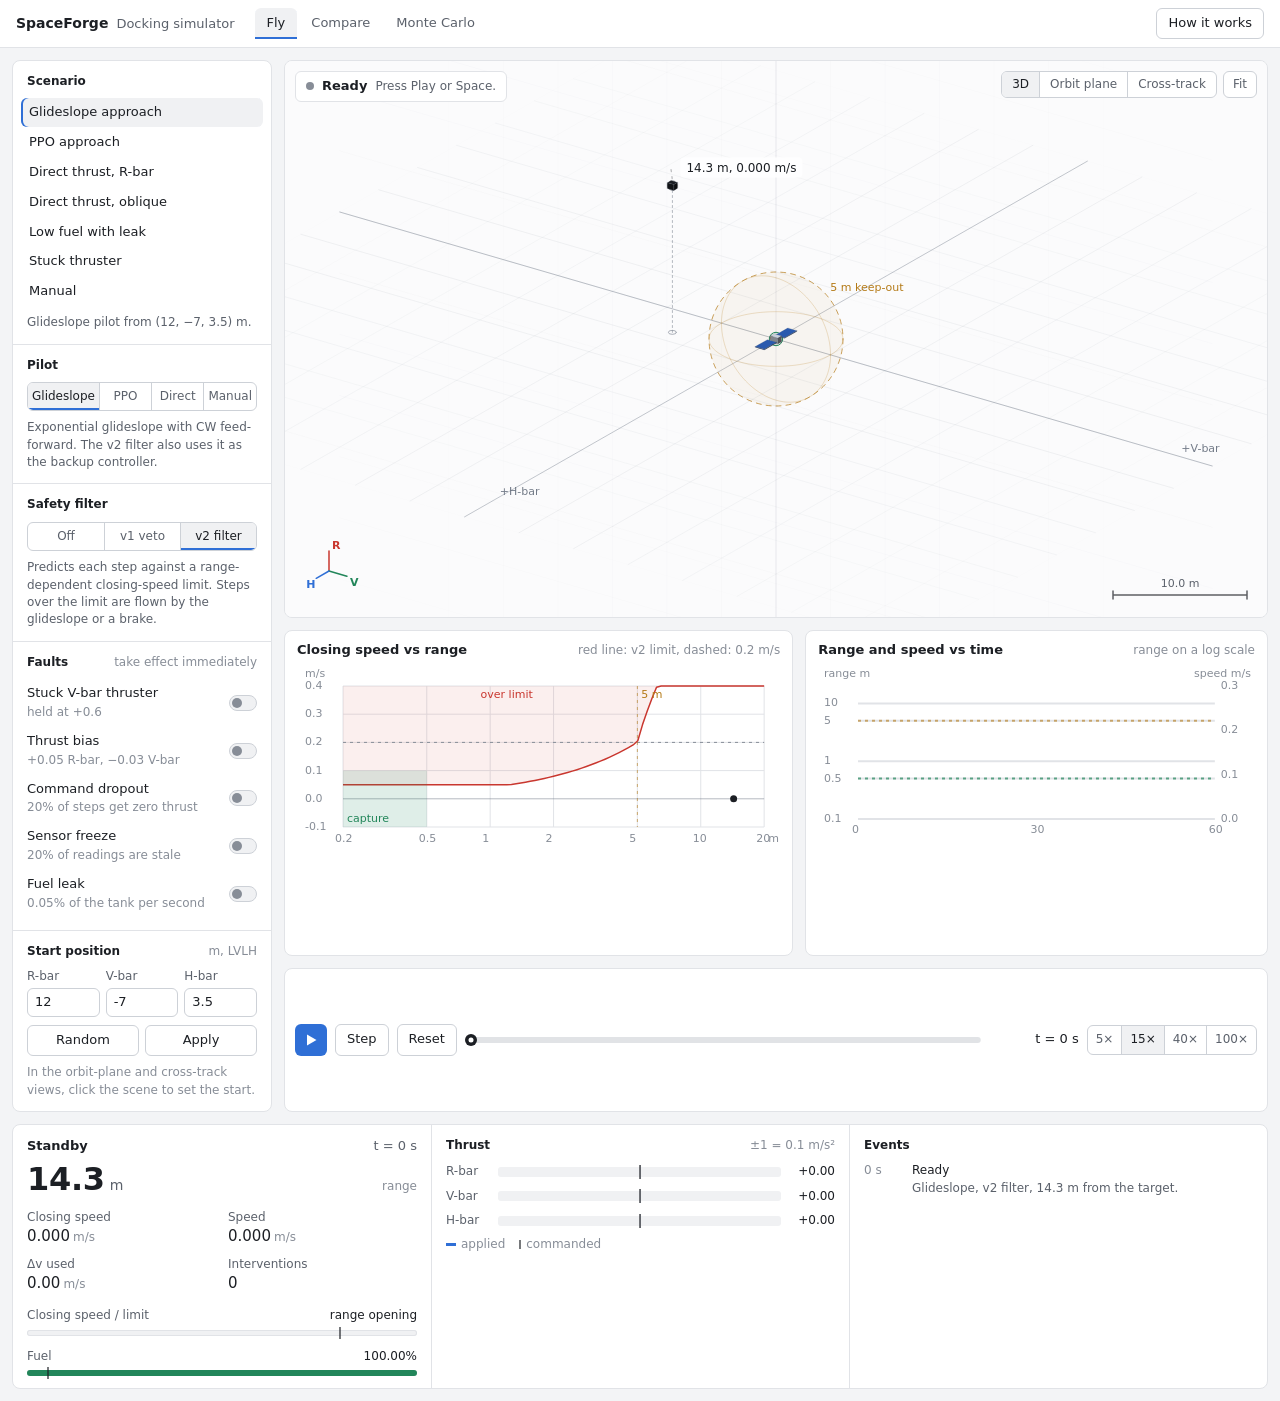
<file: spaceforge_mvp/viz/lab/index.html>
<!DOCTYPE html>
<html lang="en">
<head>
<meta charset="utf-8">
<meta name="viewport" content="width=device-width, initial-scale=1">
<meta name="theme-color" content="#0f1115" media="(prefers-color-scheme: dark)">
<meta name="theme-color" content="#f5f6f7" media="(prefers-color-scheme: light)">
<title>SpaceForge docking simulator</title>
<meta name="description" content="Closed-loop Clohessy-Wiltshire docking simulation with a glideslope, PPO, direct-thrust or manual pilot and two runtime safety filters.">
<link rel="stylesheet" href="styles.css">
</head>
<body>
<div class="app">
  <header class="topbar">
    <div class="brand"><b>SpaceForge</b><span>Docking simulator</span></div>
    <nav class="tabs" role="tablist" aria-label="Mode">
      <button class="tab" role="tab" data-tab="fly" aria-selected="true">Fly</button>
      <button class="tab" role="tab" data-tab="compare" aria-selected="false">Compare</button>
      <button class="tab" role="tab" data-tab="campaign" aria-selected="false">Monte Carlo</button>
    </nav>
    <div class="spacer"></div>
    <button class="btn" id="aboutBtn">How it works</button>
  </header>

  <main class="main">
    <!-- setup -->
    <aside class="rail left">
      <div class="panel">
        <section class="section" id="scenarioSection">
          <h2 class="label">Scenario</h2>
          <div class="scenarios" id="scenarios"></div>
          <p class="desc" id="scenarioDesc"></p>
        </section>
        <section class="section">
          <h2 class="label">Pilot</h2>
          <div class="seg" id="pilotSeg"></div>
          <p class="desc" id="pilotDesc"></p>
        </section>
        <section class="section" id="safetySection">
          <h2 class="label">Safety filter</h2>
          <div class="seg" id="safetySeg"></div>
          <p class="desc" id="safetyDesc"></p>
        </section>
        <section class="section">
          <h2 class="label">Faults <small>take effect immediately</small></h2>
          <div class="switches" id="faults"></div>
        </section>
        <section class="section" id="startSection">
          <h2 class="label">Start position <small>m, LVLH</small></h2>
          <div class="startgrid">
            <label>R-bar<input id="sx" type="number" step="0.5"></label>
            <label>V-bar<input id="sy" type="number" step="0.5"></label>
            <label>H-bar<input id="sz" type="number" step="0.5"></label>
          </div>
          <div class="row-btns">
            <button class="btn" id="randomStart">Random</button>
            <button class="btn" id="applyStart">Apply</button>
          </div>
          <p class="hint">In the orbit-plane and cross-track views, click the scene to set the start.</p>
        </section>
      </div>
    </aside>

    <!-- fly / compare -->
    <section class="center" id="flyCenter">
      <div class="panel stage" id="stage">
        <canvas id="scene" aria-label="Rendezvous scene"></canvas>
        <div class="overlay tl">
          <div class="authority" id="authority" data-src="none"><i class="dot"></i><b id="authWho">Ready</b><span id="authWhy">Press Play or Space.</span></div>
        </div>
        <div class="overlay tr">
          <div class="views" id="views">
            <button data-view="3d" aria-pressed="true">3D</button>
            <button data-view="plane" aria-pressed="false">Orbit plane</button>
            <button data-view="side" aria-pressed="false">Cross-track</button>
          </div>
          <button class="iconbtn" id="fitBtn" title="Fit view (F)">Fit</button>
        </div>
        <div class="overlay bl" id="keysHint" hidden>
          <div class="keys">
            <kbd data-k="w">W</kbd><kbd data-k="s">S</kbd><span>R-bar</span>
            <kbd data-k="a">A</kbd><kbd data-k="d">D</kbd><span>V-bar</span>
            <kbd data-k="q">Q</kbd><kbd data-k="e">E</kbd><span>H-bar</span>
          </div>
        </div>
        <div class="banner" id="banner"><b id="bannerTitle"></b><span id="bannerSub"></span></div>
      </div>

      <div class="charts">
        <article class="panel chart">
          <header><h3>Closing speed vs range</h3><span>red line: v2 limit, dashed: 0.2 m/s</span></header>
          <canvas id="phase"></canvas>
        </article>
        <article class="panel chart">
          <header><h3>Range and speed vs time</h3><span>range on a log scale</span></header>
          <canvas id="profile"></canvas>
        </article>
      </div>

      <div class="panel transport">
        <button class="play" id="playBtn" aria-label="Play (Space)">
          <svg id="playIcon" width="14" height="14" viewBox="0 0 14 14"><path d="M3 1.5v11l9.5-5.5z" fill="currentColor"/></svg>
        </button>
        <button class="btn" id="stepBtn" title="Single step (.)">Step</button>
        <button class="btn" id="resetBtn" title="Reset (R)">Reset</button>
        <div class="timeline" id="timeline"><canvas id="timelineCanvas"></canvas></div>
        <div class="clock" id="clock">t = 0 s</div>
        <div class="speeds" id="speeds" aria-label="Playback speed"></div>
      </div>
    </section>

    <!-- Monte Carlo -->
    <section class="center" id="campaignCenter" hidden>
      <div class="campaign">
        <article class="panel chart">
          <header><h3>Start positions</h3><span id="scatterSub">orbit plane, coloured by outcome; click one to fly it</span></header>
          <canvas id="scatter"></canvas>
          <div class="legend" id="scatterLegend"></div>
        </article>
        <div class="panel results" id="results"></div>
      </div>
      <article class="panel chart">
        <header><h3>Time to dock</h3><span>docked episodes only</span></header>
        <canvas id="hist"></canvas>
      </article>
    </section>

    <!-- telemetry -->
    <aside class="rail right" id="flyRight">
      <div class="panel">
        <section class="section status">
          <div class="phase"><span id="phaseTxt">Standby</span><span class="met" id="met">t = 0 s</span></div>
          <div class="big"><span class="v" id="range">-</span><span class="u" id="rangeU">m</span><small>range</small></div>
          <dl class="stats">
            <div class="stat"><dt>Closing speed</dt><dd id="closing">-</dd></div>
            <div class="stat"><dt>Speed</dt><dd id="speed">-</dd></div>
            <div class="stat"><dt>Δv used</dt><dd id="dv">-</dd></div>
            <div class="stat"><dt>Interventions</dt><dd id="ovr">-</dd></div>
          </dl>
          <div class="gauge">
            <div class="meta"><span>Closing speed / limit</span><b id="envTxt">-</b></div>
            <div class="bar env"><i id="envBar"></i><em style="left: 100%"></em></div>
          </div>
          <div class="gauge">
            <div class="meta"><span>Fuel</span><b id="fuelTxt">-</b></div>
            <div class="bar"><i id="fuelBar"></i><em id="floorMark"></em></div>
          </div>
        </section>
        <section class="section">
          <div class="axes" id="axes">
            <h2 class="label">Thrust <small>±1 = 0.1 m/s²</small></h2>
          </div>
        </section>
        <section class="section" id="criticPanel" hidden>
          <div class="critic">
            <span>PPO value estimate</span><b id="criticV">-</b>
            <canvas id="criticSpark"></canvas>
          </div>
        </section>
        <section class="section">
          <h2 class="label">Events</h2>
          <div class="log" id="log"><div class="empty">None yet.</div></div>
        </section>
      </div>
    </aside>

    <aside class="rail right" id="compareRight" hidden>
      <div class="panel">
        <div class="cmp" id="cmpCards"></div>
        <p class="note cmpnote">Same pilot, start and faults. Only the safety filter differs.</p>
      </div>
    </aside>

    <aside class="rail right" id="campaignRight" hidden>
      <div class="panel">
        <section class="section">
          <h2 class="label">Monte Carlo</h2>
          <div class="form">
            <label>Episodes per filter
              <select id="mcN"><option>100</option><option selected>250</option><option>500</option><option>1000</option></select>
            </label>
            <label>Conditions
              <select id="mcDomain">
                <option value="nominal">Nominal</option>
                <option value="randomized">Randomized: mass ±20%, thrust ±10%, sensor noise</option>
                <option value="faults">Faults: bias, dropout, freeze, leak</option>
              </select>
            </label>
            <label>Start box
              <select id="mcStarts">
                <option value="train">Training box: ±20 m, ±5 mm/s</option>
                <option value="close">Close: ±6 m, ±5 cm/s</option>
                <option value="hot">Fast: ±10 m, ±0.3 m/s</option>
              </select>
            </label>
            <label>Seed <input id="mcSeed" type="number" value="1"></label>
            <button class="primary" id="mcRun">Run</button>
            <div class="progress"><i id="mcProg"></i></div>
            <p class="note" id="mcNote">All three filters fly the same starts with the pilot selected on the left. Fault switches on the left are added to the chosen conditions.</p>
          </div>
        </section>
      </div>
    </aside>
  </main>
</div>

<dialog id="about">
  <div class="about">
    <h2>How the safety filter works</h2>
    <p class="lede">The pilot is not trusted. It can be the glideslope controller, the PPO policy, a direct-thrust law or a person on the keyboard. Before each 1 s step, the v2 filter predicts the motion under the pilot's command and checks the closing speed against a limit that depends on range. If the step stays under the limit, the command goes through unchanged. If not, the glideslope controller flies that step, or a brake if the glideslope step would also break the limit. This is the Simplex pattern.</p>
    <svg class="diagram" viewBox="0 0 820 210" role="img" aria-label="Pilot and backup commands pass through the filter to the thrusters">
      <defs>
        <marker id="ar" viewBox="0 0 10 10" refX="9" refY="5" markerWidth="7" markerHeight="7" orient="auto"><path d="M0 0L10 5L0 10z" class="f-muted"/></marker>
        <marker id="arA" viewBox="0 0 10 10" refX="9" refY="5" markerWidth="7" markerHeight="7" orient="auto"><path d="M0 0L10 5L0 10z" class="f-amber"/></marker>
        <marker id="arG" viewBox="0 0 10 10" refX="9" refY="5" markerWidth="7" markerHeight="7" orient="auto"><path d="M0 0L10 5L0 10z" class="f-accent"/></marker>
      </defs>
      <g font-size="13">
        <rect x="10" y="20" width="170" height="74" rx="6" class="box"/>
        <text x="95" y="51" text-anchor="middle" class="t-strong">Pilot</text>
        <text x="95" y="71" text-anchor="middle" class="t-muted">PPO, glideslope, person</text>
        <rect x="10" y="122" width="170" height="74" rx="6" class="box"/>
        <text x="95" y="153" text-anchor="middle" class="t-strong">Backup</text>
        <text x="95" y="173" text-anchor="middle" class="t-muted">glideslope, brake</text>
        <rect x="290" y="56" width="240" height="104" rx="6" class="box box-accent"/>
        <text x="410" y="88" text-anchor="middle" class="t-strong">Filter (v2)</text>
        <text x="410" y="110" text-anchor="middle" class="t-muted">predict the step (8 samples)</text>
        <text x="410" y="128" text-anchor="middle" class="t-muted">closing speed ≤ limit(range)?</text>
        <text x="410" y="146" text-anchor="middle" class="t-muted">slow enough at capture?</text>
        <rect x="640" y="70" width="170" height="76" rx="6" class="box"/>
        <text x="725" y="103" text-anchor="middle" class="t-strong">Thrusters</text>
        <text x="725" y="123" text-anchor="middle" class="t-muted">CW dynamics</text>
        <path d="M180 57 H290" class="s-muted" stroke-width="1.5" fill="none" marker-end="url(#ar)"/>
        <path d="M180 159 C235 159 240 130 290 130" class="s-amber" stroke-width="1.5" fill="none" marker-end="url(#arA)"/>
        <path d="M530 98 H640" class="s-accent" stroke-width="1.5" fill="none" marker-end="url(#arG)"/>
        <text x="585" y="88" text-anchor="middle" class="t-muted" font-size="11">command</text>
        <text x="235" y="48" text-anchor="middle" class="t-muted" font-size="11">command</text>
        <text x="236" y="184" text-anchor="middle" class="t-muted" font-size="11">used if over the limit</text>
        <path d="M725 146 V190 H410 V160" class="s-faint" stroke-dasharray="4 4" stroke-width="1.3" fill="none" marker-end="url(#ar)"/>
        <text x="565" y="204" text-anchor="middle" class="t-muted" font-size="11">state</text>
      </g>
    </svg>
    <div class="cols">
      <div><h4>Off</h4><p>Every command reaches the thrusters.</p></div>
      <div><h4>v1 veto</h4><p>Inside 5 m and above 0.2 m/s, any command that does not reduce speed is replaced by zero thrust. The craft keeps coasting at the speed it had.</p></div>
      <div><h4>v2 filter</h4><p>Outside 5 m the limit is a braking curve that reaches 0.2 m/s at the 5 m sphere; inside it tapers to 0.05 m/s at capture.</p></div>
    </div>
    <h4 class="keyshead">Keyboard</h4>
    <ul class="keylist">
      <li><kbd>Space</kbd> play or pause</li>
      <li><kbd>.</kbd> one step</li>
      <li><kbd>R</kbd> reset</li>
      <li><kbd>←</kbd> <kbd>→</kbd> scrub (Shift: 10 steps)</li>
      <li><kbd>V</kbd> next view, <kbd>F</kbd> fit</li>
      <li><kbd>1</kbd> <kbd>2</kbd> <kbd>3</kbd> Fly, Compare, Monte Carlo</li>
      <li><kbd>W</kbd><kbd>S</kbd> <kbd>A</kbd><kbd>D</kbd> <kbd>Q</kbd><kbd>E</kbd> thrust (manual pilot)</li>
    </ul>
    <footer>
      <span>The simulation is a JavaScript port of the Python environment, checked against Python-generated fixtures in CI. The PPO pilot is the shipped checkpoint.</span>
      <button class="btn" id="aboutClose">Close</button>
    </footer>
  </div>
</dialog>

<script src="policy.js"></script>
<script src="sim.js"></script>
<script src="app.js"></script>
</body>
</html>
</file>
<file: spaceforge_mvp/viz/lab/styles.css>
/* SpaceForge docking simulator. Colours are tokens; app.js reads them for the canvases. */
:root {
  --bg: #0f1115;
  --surface: #16181d;
  --surface-2: #1d2026;
  --border: #262a31;
  --border-strong: #353a44;
  --text: #e3e5e8;
  --muted: #9aa0aa;
  --faint: #6c727c;
  --accent: #5b9cf5;
  --accent-ink: #0b1526;
  --green: #4cb782;
  --amber: #e0a53a;
  --orange: #e07b39;
  --violet: #9d86e0;
  --red: #e5534b;
  --scene: #121418;
  --grid: 150, 160, 175;
  --radius: 8px;
  --radius-sm: 6px;
  --sans: ui-sans-serif, system-ui, -apple-system, "Segoe UI", Roboto, "Helvetica Neue", Arial, sans-serif;
  color-scheme: dark;
}
@media (prefers-color-scheme: light) {
  :root {
    --bg: #f3f4f6;
    --surface: #ffffff;
    --surface-2: #f0f1f3;
    --border: #e1e3e7;
    --border-strong: #cdd1d7;
    --text: #1c1f24;
    --muted: #5b616b;
    --faint: #878d97;
    --accent: #2f6fd6;
    --accent-ink: #ffffff;
    --green: #22865a;
    --amber: #b47a17;
    --orange: #c25e1d;
    --violet: #6b53c2;
    --red: #c9372f;
    --scene: #fbfbfc;
    --grid: 90, 100, 115;
    color-scheme: light;
  }
}

* { box-sizing: border-box; }
html, body { height: 100%; }
body {
  margin: 0;
  background: var(--bg);
  color: var(--text);
  font: 13px/1.45 var(--sans);
  -webkit-font-smoothing: antialiased;
}
button, input, select { font: inherit; color: inherit; }
button { cursor: pointer; }
:focus-visible { outline: 2px solid var(--accent); outline-offset: 1px; border-radius: 4px; }
.num { font-variant-numeric: tabular-nums; }
kbd {
  display: inline-grid; place-items: center; min-width: 20px; height: 20px; padding: 0 5px;
  border-radius: 4px; border: 1px solid var(--border-strong); background: var(--surface-2);
  font: 11px var(--sans); color: var(--text);
}

/* app shell */
.app { display: grid; grid-template-rows: auto minmax(0, 1fr); height: 100vh; min-height: 640px; }
.topbar {
  display: flex; align-items: center; gap: 20px;
  padding: 8px 16px; border-bottom: 1px solid var(--border); background: var(--surface);
}
.brand { display: flex; align-items: baseline; gap: 8px; min-width: 0; }
.brand b { font-size: 14px; font-weight: 600; }
.brand span { color: var(--muted); font-size: 13px; }
.tabs { display: flex; gap: 2px; }
.tab {
  border: 0; background: transparent; color: var(--muted);
  padding: 6px 12px; border-radius: var(--radius-sm); font-weight: 500;
}
.tab:hover { color: var(--text); background: var(--surface-2); }
.tab[aria-selected="true"] { color: var(--text); background: var(--surface-2); box-shadow: inset 0 -2px 0 var(--accent); border-radius: var(--radius-sm) var(--radius-sm) 0 0; }
.topbar .spacer { flex: 1; }
.btn {
  border: 1px solid var(--border-strong); background: var(--surface); color: var(--text);
  padding: 5px 11px; border-radius: var(--radius-sm); font-weight: 500;
}
.btn:hover { background: var(--surface-2); }

.main {
  display: grid;
  grid-template-columns: 272px minmax(0, 1fr) 300px;
  gap: 12px; padding: 12px;
  min-height: 0; overflow: hidden;
}
.panel { background: var(--surface); border: 1px solid var(--border); border-radius: var(--radius); }
.rail { display: flex; flex-direction: column; gap: 12px; min-width: 0; min-height: 0; overflow-y: auto; scrollbar-width: thin; }
.rail > .panel { flex: none; }
.section { padding: 12px 14px; }
.section + .section { border-top: 1px solid var(--border); }
.label {
  font-size: 12px; font-weight: 600; color: var(--text);
  margin: 0 0 8px; display: flex; align-items: baseline; justify-content: space-between; gap: 8px;
}
.label small { font-weight: 400; color: var(--faint); font-size: 12px; }
.hint { color: var(--faint); font-size: 12px; margin: 8px 0 0; }
.desc { color: var(--muted); font-size: 12px; margin: 8px 0 0; }
.desc:empty { display: none; }

/* scenario list */
.scenarios { display: grid; gap: 1px; margin: 0 -6px; }
.scenario {
  text-align: left; border: 0; background: transparent; color: var(--text);
  border-radius: var(--radius-sm); padding: 5px 8px; font-size: 13px;
}
.scenario:hover { background: var(--surface-2); }
.scenario[aria-pressed="true"] { background: var(--surface-2); box-shadow: inset 2px 0 0 var(--accent); font-weight: 500; }

/* segmented control */
.seg { display: grid; grid-auto-flow: column; grid-auto-columns: 1fr; border: 1px solid var(--border-strong); border-radius: var(--radius-sm); overflow: hidden; }
.seg button {
  border: 0; background: transparent; color: var(--muted);
  padding: 5px 4px; font-size: 12px; font-weight: 500; white-space: nowrap;
}
.seg button + button { border-left: 1px solid var(--border-strong); }
.seg button:hover { color: var(--text); background: var(--surface-2); }
.seg button[aria-pressed="true"] { background: var(--surface-2); color: var(--text); box-shadow: inset 0 -2px 0 var(--accent); }

/* switches */
.switches { display: grid; }
.switch { display: grid; grid-template-columns: 1fr auto; align-items: center; gap: 10px; padding: 5px 0; cursor: pointer; }
.switch b { font-weight: 500; font-size: 13px; display: block; }
.switch span { color: var(--faint); font-size: 12px; }
.switch input { appearance: none; width: 28px; height: 16px; border-radius: 999px; background: var(--surface-2); border: 1px solid var(--border-strong); position: relative; margin: 0; cursor: pointer; }
.switch input::after { content: ""; position: absolute; top: 2px; left: 2px; width: 10px; height: 10px; border-radius: 50%; background: var(--faint); transition: transform .12s; }
.switch input:checked { background: var(--red); border-color: var(--red); }
.switch input:checked::after { transform: translateX(12px); background: #fff; }

.startgrid { display: grid; grid-template-columns: repeat(3, 1fr); gap: 6px; }
.startgrid label { display: grid; gap: 3px; font-size: 12px; color: var(--muted); }
input[type="number"], select {
  width: 100%; background: var(--surface); border: 1px solid var(--border-strong); border-radius: var(--radius-sm);
  padding: 4px 7px; font-size: 13px; color: var(--text); font-variant-numeric: tabular-nums;
}
.row-btns { display: flex; gap: 6px; margin-top: 8px; }
.row-btns .btn { flex: 1; }

/* center */
.center { display: grid; grid-template-rows: minmax(0, 1fr) auto auto; gap: 12px; min-width: 0; min-height: 0; }
.stage { position: relative; overflow: hidden; min-height: 300px; background: var(--scene); }
.stage canvas { position: absolute; inset: 0; width: 100%; height: 100%; display: block; }
.stage .overlay { position: absolute; pointer-events: none; }
.overlay.tl { top: 10px; left: 10px; right: 290px; display: flex; }
.overlay.tr { top: 10px; right: 10px; pointer-events: auto; display: flex; gap: 6px; }
.overlay.bl { bottom: 10px; left: 84px; }
.views { display: flex; border: 1px solid var(--border-strong); border-radius: var(--radius-sm); overflow: hidden; background: var(--surface); }
.views button { border: 0; background: transparent; color: var(--muted); padding: 4px 10px; font-size: 12px; font-weight: 500; }
.views button + button { border-left: 1px solid var(--border-strong); }
.views button[aria-pressed="true"] { background: var(--surface-2); color: var(--text); }
.iconbtn { border: 1px solid var(--border-strong); background: var(--surface); color: var(--muted); border-radius: var(--radius-sm); padding: 4px 9px; font-size: 12px; }
.iconbtn:hover { color: var(--text); }

.authority {
  display: inline-flex; align-items: center; gap: 8px; min-width: 0; max-width: 100%;
  padding: 5px 10px; border-radius: var(--radius-sm);
  background: var(--surface); border: 1px solid var(--border);
}
.authority .dot { flex: none; width: 8px; height: 8px; border-radius: 50%; background: var(--accent); }
.authority b { font-size: 13px; font-weight: 600; white-space: nowrap; }
.authority span { color: var(--muted); font-size: 12px; min-width: 0; white-space: nowrap; overflow: hidden; text-overflow: ellipsis; }
.authority[data-src="backup"] .dot { background: var(--amber); }
.authority[data-src="brake"] .dot { background: var(--orange); }
.authority[data-src="veto"] .dot, .authority[data-src="hold"] .dot { background: var(--violet); }
.authority[data-src="none"] .dot { background: var(--faint); }
.authority[data-src="docked"] .dot { background: var(--green); }
.authority[data-src="failed"] .dot { background: var(--red); }

.banner {
  position: absolute; left: 50%; top: 50%; transform: translate(-50%, -50%);
  padding: 12px 20px; border-radius: var(--radius); text-align: center;
  background: var(--surface); border: 1px solid var(--border-strong);
  pointer-events: none; opacity: 0; transition: opacity .2s;
}
.banner.show { opacity: 1; }
.banner b { display: block; font-size: 17px; font-weight: 600; }
.banner span { color: var(--muted); font-size: 12px; }
.banner[data-kind="docked"] b { color: var(--green); }
.banner[data-kind="collision"] b { color: var(--red); }
.banner[data-kind="fuel"] b, .banner[data-kind="out_of_bounds"] b, .banner[data-kind="timeout"] b { color: var(--amber); }

.keys { display: flex; gap: 6px; align-items: center; color: var(--muted); font-size: 12px; }
.keys span { margin-right: 6px; }
.keys kbd.on { background: var(--accent); border-color: var(--accent); color: var(--accent-ink); }

/* charts */
.charts { display: grid; grid-template-columns: 1.1fr 1fr; gap: 12px; }
.chart { padding: 10px 12px 8px; display: grid; grid-template-rows: auto 1fr; gap: 4px; min-width: 0; }
.chart header { display: flex; justify-content: space-between; align-items: baseline; gap: 4px 10px; flex-wrap: wrap; }
.chart h3 { margin: 0; font-size: 13px; font-weight: 600; }
.chart header span { color: var(--faint); font-size: 12px; }
.chart canvas { width: 100%; height: clamp(130px, 21vh, 200px); display: block; cursor: crosshair; }

/* transport */
.transport { display: flex; align-items: center; gap: 8px; padding: 8px 10px; }
.play {
  width: 32px; height: 32px; border-radius: var(--radius-sm); border: 0; flex: none;
  background: var(--accent); color: var(--accent-ink); display: grid; place-items: center;
}
.play:hover { filter: brightness(1.08); }
.transport .btn { height: 32px; }
.timeline { flex: 1; position: relative; height: 32px; min-width: 120px; cursor: pointer; }
.timeline canvas { position: absolute; inset: 0; width: 100%; height: 100%; }
.clock { font-size: 13px; min-width: 84px; text-align: right; font-variant-numeric: tabular-nums; white-space: nowrap; }
.clock small { color: var(--faint); font-size: 12px; }
.speeds { display: flex; border: 1px solid var(--border-strong); border-radius: var(--radius-sm); overflow: hidden; }
.speeds button { border: 0; background: transparent; color: var(--muted); font-size: 12px; padding: 5px 8px; font-variant-numeric: tabular-nums; }
.speeds button + button { border-left: 1px solid var(--border-strong); }
.speeds button[aria-pressed="true"] { background: var(--surface-2); color: var(--text); }

/* telemetry */
.status .phase { display: flex; align-items: baseline; justify-content: space-between; font-size: 13px; font-weight: 600; }
.status .phase [data-kind="docked"] { color: var(--green); }
.status .phase [data-kind="collision"] { color: var(--red); }
.status .phase [data-kind="warn"] { color: var(--amber); }
.status .met { color: var(--muted); font-weight: 400; font-variant-numeric: tabular-nums; }
.big { display: flex; align-items: baseline; gap: 5px; margin-top: 6px; }
.big .v { font-size: 32px; font-weight: 600; line-height: 1.1; letter-spacing: -0.01em; font-variant-numeric: tabular-nums; }
.big .u { color: var(--muted); font-size: 14px; }
.big small { margin-left: auto; color: var(--faint); font-size: 12px; }
.stats { display: grid; grid-template-columns: 1fr 1fr; gap: 8px 12px; margin: 12px 0 0; }
.stat dt { color: var(--muted); font-size: 12px; }
.stat dd { margin: 0; font-size: 15px; font-weight: 500; font-variant-numeric: tabular-nums; }
.stat dd small { font-size: 12px; color: var(--faint); font-weight: 400; margin-left: 3px; }
.stat dd.bad { color: var(--red); }
.stat dd.warn { color: var(--amber); }

.gauge { margin-top: 12px; }
.gauge .meta { display: flex; justify-content: space-between; font-size: 12px; color: var(--muted); margin-bottom: 5px; }
.gauge .meta b { font-weight: 500; color: var(--text); font-variant-numeric: tabular-nums; }
.bar { height: 6px; border-radius: 3px; background: var(--surface-2); box-shadow: inset 0 0 0 1px var(--border); position: relative; }
.bar i { position: absolute; left: 0; top: 0; bottom: 0; border-radius: 3px; background: var(--green); transition: width .12s linear; }
.bar em { position: absolute; top: -3px; bottom: -3px; width: 2px; background: var(--text); opacity: .6; }

.axes { display: grid; gap: 7px; }
.axes .label { margin-bottom: 2px; }
.axisrow { display: grid; grid-template-columns: 44px 1fr 46px; align-items: center; gap: 8px; font-size: 12px; }
.axisrow span { color: var(--muted); }
.axisrow .num { text-align: right; font-weight: 500; }
.track { position: relative; height: 10px; border-radius: 3px; background: var(--surface-2); }
.track::before { content: ""; position: absolute; left: 50%; top: -2px; bottom: -2px; width: 1px; background: var(--border-strong); }
.track .fill { position: absolute; top: 2px; bottom: 2px; border-radius: 2px; background: var(--accent); transition: left .08s, width .08s; }
.track .cmd { position: absolute; top: -2px; bottom: -2px; width: 2px; background: var(--text); opacity: 0.6; transition: left .08s; }
.legendline { display: flex; gap: 14px; color: var(--faint); font-size: 12px; }
.legendline i { display: inline-block; width: 10px; height: 3px; vertical-align: middle; margin-right: 5px; }

.critic { display: grid; grid-template-columns: 1fr auto; align-items: center; gap: 4px 10px; }
.critic span { color: var(--muted); font-size: 12px; }
.critic b { font-size: 14px; font-weight: 500; font-variant-numeric: tabular-nums; }
.critic canvas { grid-column: 1 / -1; width: 100%; height: 32px; }

.log { display: grid; gap: 8px; max-height: 240px; overflow: auto; }
.log .ev { display: grid; grid-template-columns: 40px 1fr; gap: 8px; font-size: 12px; color: var(--muted); }
.log .ev .t { color: var(--faint); font-variant-numeric: tabular-nums; }
.log .ev b { color: var(--text); font-weight: 500; }
.log .ev[data-tone="amber"] b { color: var(--amber); }
.log .ev[data-tone="violet"] b { color: var(--violet); }
.log .ev[data-tone="green"] b { color: var(--green); }
.log .ev[data-tone="red"] b { color: var(--red); }
.log .empty { color: var(--faint); font-size: 12px; }

/* compare */
.cmp { display: grid; }
.cmpcard { padding: 12px 14px; }
.cmpcard + .cmpcard { border-top: 1px solid var(--border); }
.cmpcard header, .mode header { display: flex; justify-content: space-between; align-items: baseline; gap: 8px; }
.cmpcard header b, .mode header b { font-size: 13px; font-weight: 600; display: inline-flex; align-items: center; gap: 7px; }
.cmpcard header b i, .mode header b i { width: 12px; height: 3px; border-radius: 1px; background: var(--c); }
.cmpcard header span { font-size: 12px; font-weight: 500; }
.cmpcard p { margin: 3px 0 8px; color: var(--muted); font-size: 12px; }
.cmpcard dl, .mode dl { display: grid; grid-template-columns: repeat(3, 1fr); gap: 4px; margin: 0; }
.cmpcard dt, .mode dt { color: var(--muted); font-size: 12px; }
.cmpcard dd, .mode dd { margin: 0; font-size: 14px; font-weight: 500; font-variant-numeric: tabular-nums; }
.cmpnote { padding: 0 14px 12px; }

/* Monte Carlo */
.campaign { display: grid; grid-template-columns: minmax(0, 1.25fr) minmax(0, 1fr); gap: 12px; align-items: start; }
.campaign .chart { grid-template-rows: auto auto auto; }
.campaign .chart canvas { height: clamp(300px, 46vh, 430px); }
#campaignCenter { grid-template-rows: auto auto; align-content: start; overflow-y: auto; }
.results { display: grid; align-content: start; overflow: hidden; }
.mode { padding: 12px 14px; cursor: pointer; }
.mode + .mode { border-top: 1px solid var(--border); }
.mode[aria-pressed="true"] { background: var(--surface-2); box-shadow: inset 2px 0 0 var(--c); }
.mode header { margin-bottom: 8px; }
.mode header span { color: var(--muted); font-size: 12px; }
.mode dl { grid-template-columns: repeat(4, 1fr); margin-top: 10px; }
.mode dd.ok { color: var(--green); }
.mode dd.bad { color: var(--red); }
.stack { display: flex; height: 6px; border-radius: 3px; overflow: hidden; background: var(--surface-2); }
.stack i { display: block; height: 100%; }
.form { display: grid; gap: 10px; }
.form label { display: grid; gap: 4px; color: var(--muted); font-size: 12px; }
.progress { height: 3px; border-radius: 2px; background: var(--surface-2); overflow: hidden; }
.progress i { display: block; height: 100%; width: 0; background: var(--accent); }
.primary {
  width: 100%; border: 0; border-radius: var(--radius-sm); padding: 7px 12px; font-weight: 600;
  background: var(--accent); color: var(--accent-ink);
}
.primary:disabled { opacity: .5; cursor: default; }
.legend { display: flex; flex-wrap: wrap; gap: 12px; color: var(--muted); font-size: 12px; }
.legend i { display: inline-block; width: 8px; height: 8px; border-radius: 50%; margin-right: 5px; }
.note { color: var(--faint); font-size: 12px; line-height: 1.5; margin: 0; }

/* about */
dialog {
  border: 1px solid var(--border-strong); border-radius: var(--radius); padding: 0;
  background: var(--surface); color: var(--text); width: min(860px, calc(100vw - 32px));
  box-shadow: 0 20px 60px rgba(0, 0, 0, 0.35);
}
dialog::backdrop { background: rgba(0, 0, 0, 0.45); }
.about { padding: 22px 24px 20px; }
.about h2 { margin: 0 0 8px; font-size: 18px; font-weight: 600; }
.about .lede { color: var(--muted); font-size: 13px; margin: 0 0 14px; max-width: 720px; }
.about h4 { margin: 0 0 4px; font-size: 13px; font-weight: 600; }
.diagram { width: 100%; height: auto; display: block; margin: 4px 0 16px; font-family: var(--sans); }
.diagram .box { fill: var(--surface-2); stroke: var(--border-strong); }
.diagram .box-accent { stroke: var(--accent); }
.diagram .t-strong { fill: var(--text); font-weight: 600; }
.diagram .t-muted { fill: var(--muted); font-size: 11.5px; }
.diagram .f-muted { fill: var(--muted); }
.diagram .f-amber { fill: var(--amber); }
.diagram .f-accent { fill: var(--accent); }
.diagram .s-muted { stroke: var(--muted); }
.diagram .s-amber { stroke: var(--amber); }
.diagram .s-accent { stroke: var(--accent); }
.diagram .s-faint { stroke: var(--faint); }
.about .cols { display: grid; grid-template-columns: repeat(3, 1fr); gap: 16px; }
.about .cols p { margin: 0; color: var(--muted); font-size: 12px; }
.about .keyshead { margin-top: 16px; }
.keylist { list-style: none; margin: 6px 0 0; padding: 0; display: grid; grid-template-columns: repeat(auto-fill, minmax(230px, 1fr)); gap: 6px 16px; color: var(--muted); font-size: 12px; }
.keylist kbd { margin-right: 2px; }
.about footer { display: flex; justify-content: space-between; align-items: center; margin-top: 18px; padding-top: 14px; border-top: 1px solid var(--border); color: var(--faint); font-size: 12px; gap: 12px; }

[hidden] { display: none !important; }

/* responsive */
@media (max-width: 1280px) {
  .app { height: auto; }
  .main { grid-template-columns: 260px minmax(0, 1fr); overflow: visible; }
  .center { grid-template-rows: minmax(440px, 62vh) auto auto; }
  .rail { overflow: visible; }
  .rail.right { grid-column: 1 / -1; }
  #flyRight > .panel { display: grid; grid-template-columns: repeat(auto-fit, minmax(260px, 1fr)); }
  #flyRight > .panel > .section + .section { border-top: 0; border-left: 1px solid var(--border); }
}
@media (max-width: 900px) {
  .main { grid-template-columns: minmax(0, 1fr); padding: 10px; }
  .center { grid-template-rows: 420px auto auto; }
  .scenarios { grid-template-columns: 1fr 1fr; }
  .charts, .campaign { grid-template-columns: minmax(0, 1fr); }
  .topbar { flex-wrap: wrap; gap: 8px 12px; padding: 8px 12px; }
  .tabs { order: 3; width: 100%; }
  .tab { flex: 1; }
  .about .cols { grid-template-columns: 1fr; }
  .authority span { display: none; }
  .overlay.tl { right: 10px; top: 48px; }
  #flyRight > .panel { display: block; }
  #flyRight > .panel > .section + .section { border-left: 0; border-top: 1px solid var(--border); }
}
@media (max-width: 520px) {
  .transport { flex-wrap: wrap; }
  .timeline { order: 5; flex-basis: 100%; }
  .clock { min-width: 0; margin-left: auto; }
  .scenarios { grid-template-columns: 1fr; }
  .views button { padding: 4px 7px; }
}
@media (prefers-reduced-motion: reduce) {
  * { transition: none !important; }
}
</file>
